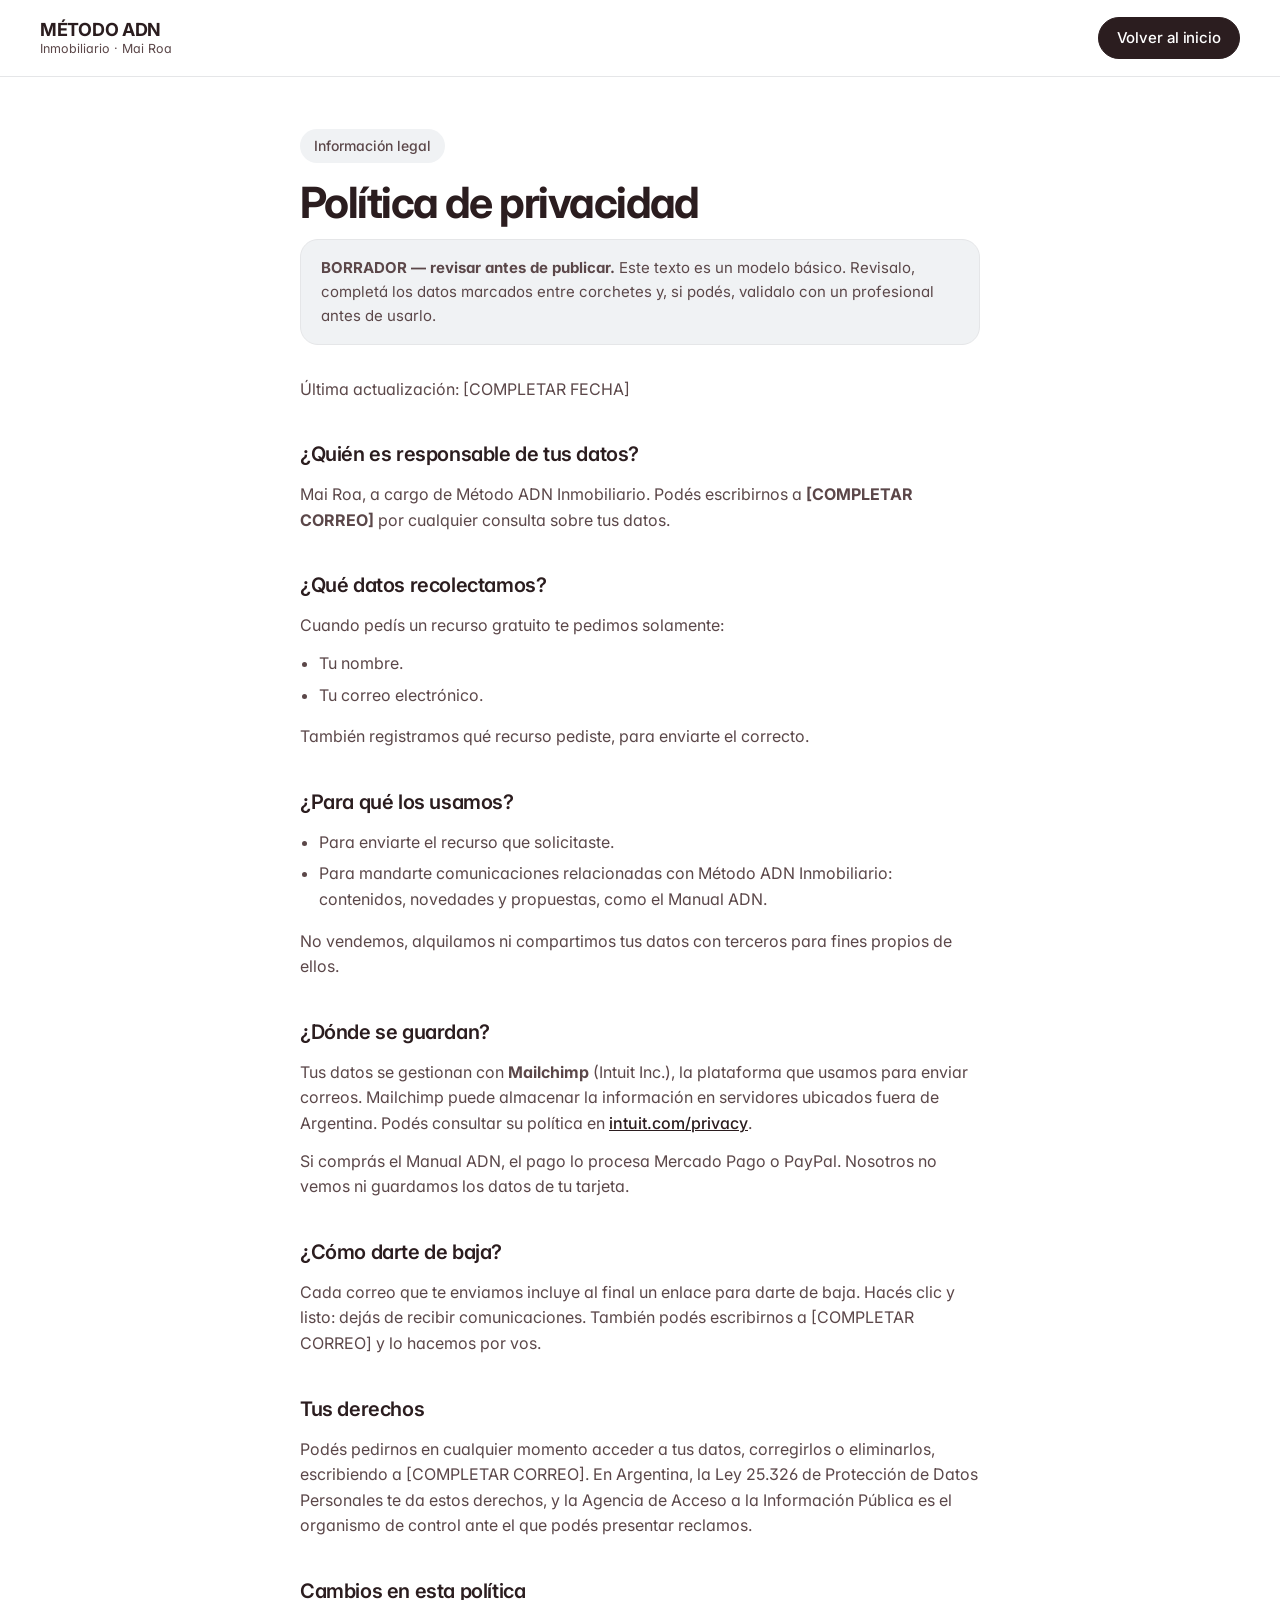
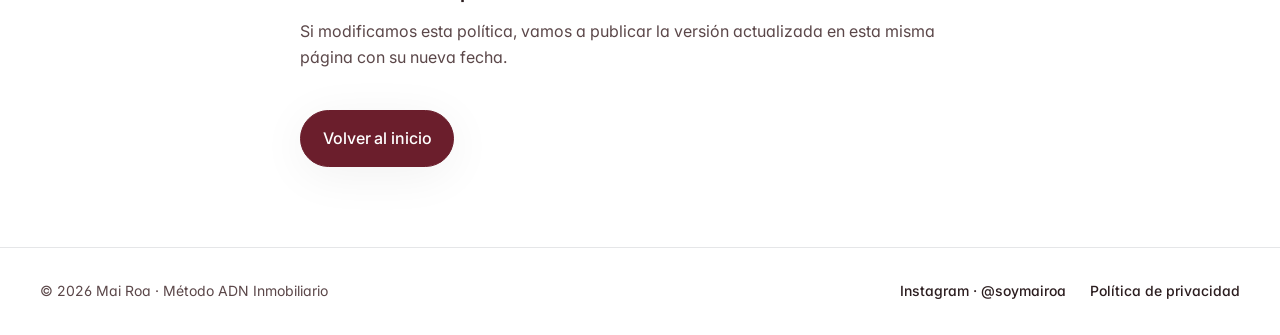
<file: privacidad.html>
<!doctype html>
<html lang="es-AR">
<head>
  <meta charset="utf-8">
  <meta name="viewport" content="width=device-width, initial-scale=1">
  <title>Política de privacidad · Método ADN Inmobiliario</title>
  <meta name="description" content="Cómo Método ADN Inmobiliario recolecta y usa tu nombre y correo electrónico.">
  <meta name="robots" content="noindex">
  <meta name="theme-color" content="#ffffff">
  <link rel="icon" href="assets/favicon.svg" type="image/svg+xml">
  <link rel="preconnect" href="https://fonts.googleapis.com">
  <link rel="preconnect" href="https://fonts.gstatic.com" crossorigin>
  <link href="https://fonts.googleapis.com/css2?family=Inter:wght@400;500;600;700&display=swap" rel="stylesheet">
  <link rel="stylesheet" href="styles.css?v=3">
</head>
<body>
  <a class="saltar" href="#contenido">Saltar al contenido</a>

  <header class="encabezado con-sombra">
    <div class="contenedor encabezado__fila">
      <a class="marca" href="index.html" aria-label="Método ADN Inmobiliario, volver al inicio">
        <span class="marca__nombre">MÉTODO ADN</span>
        <span class="marca__sub">Inmobiliario · Mai Roa</span>
      </a>
      <a class="btn btn--oscuro btn--chico" href="index.html">Volver al inicio</a>
    </div>
  </header>

  <main id="contenido" class="legal">
    <div class="contenedor legal__caja">
      <p class="etiqueta">Información legal</p>
      <h1>Política de privacidad</h1>

      <p class="legal__borrador" role="note"><strong>BORRADOR — revisar antes de publicar.</strong> Este texto es un modelo básico. Revisalo, completá los datos marcados entre corchetes y, si podés, validalo con un profesional antes de usarlo.</p>

      <p>Última actualización: [COMPLETAR FECHA]</p>

      <h2>¿Quién es responsable de tus datos?</h2>
      <p>Mai Roa, a cargo de Método ADN Inmobiliario. Podés escribirnos a <strong>[COMPLETAR CORREO]</strong> por cualquier consulta sobre tus datos.</p>

      <h2>¿Qué datos recolectamos?</h2>
      <p>Cuando pedís un recurso gratuito te pedimos solamente:</p>
      <ul>
        <li>Tu nombre.</li>
        <li>Tu correo electrónico.</li>
      </ul>
      <p>También registramos qué recurso pediste, para enviarte el correcto.</p>

      <h2>¿Para qué los usamos?</h2>
      <ul>
        <li>Para enviarte el recurso que solicitaste.</li>
        <li>Para mandarte comunicaciones relacionadas con Método ADN Inmobiliario: contenidos, novedades y propuestas, como el Manual ADN.</li>
      </ul>
      <p>No vendemos, alquilamos ni compartimos tus datos con terceros para fines propios de ellos.</p>

      <h2>¿Dónde se guardan?</h2>
      <p>Tus datos se gestionan con <strong>Mailchimp</strong> (Intuit Inc.), la plataforma que usamos para enviar correos. Mailchimp puede almacenar la información en servidores ubicados fuera de Argentina. Podés consultar su política en <a href="https://www.intuit.com/privacy/statement/" target="_blank" rel="noopener noreferrer">intuit.com/privacy</a>.</p>
      <p>Si comprás el Manual ADN, el pago lo procesa Mercado Pago o PayPal. Nosotros no vemos ni guardamos los datos de tu tarjeta.</p>

      <h2>¿Cómo darte de baja?</h2>
      <p>Cada correo que te enviamos incluye al final un enlace para darte de baja. Hacés clic y listo: dejás de recibir comunicaciones. También podés escribirnos a [COMPLETAR CORREO] y lo hacemos por vos.</p>

      <h2>Tus derechos</h2>
      <p>Podés pedirnos en cualquier momento acceder a tus datos, corregirlos o eliminarlos, escribiendo a [COMPLETAR CORREO]. En Argentina, la Ley 25.326 de Protección de Datos Personales te da estos derechos, y la Agencia de Acceso a la Información Pública es el organismo de control ante el que podés presentar reclamos.</p>

      <h2>Cambios en esta política</h2>
      <p>Si modificamos esta política, vamos a publicar la versión actualizada en esta misma página con su nueva fecha.</p>

      <a class="btn btn--primario legal__volver" href="index.html">Volver al inicio</a>
    </div>
  </main>

  <footer class="pie">
    <div class="contenedor pie__fila">
      <p>© 2026 Mai Roa · Método ADN Inmobiliario</p>
      <ul class="pie__enlaces">
        <li><a href="https://instagram.com/soymairoa" target="_blank" rel="noopener noreferrer">Instagram · @soymairoa<span class="visualmente-oculto"> (se abre en una pestaña nueva)</span></a></li>
        <li><a href="privacidad.html" aria-current="page">Política de privacidad</a></li>
      </ul>
    </div>
  </footer>
</body>
</html>
</file>
<file: styles.css>
/* =========================================================
   Método ADN Inmobiliario — estilos
   Sistema visual inspirado en Planpoint, con la paleta de ADN.
   Mobile first. Todos los colores y medidas están en :root.
   ========================================================= */

:root {
  /* --- Paleta ADN asignada a roles ------------------------------------ */
  /* Principal (rol "Signal"): SOLO botón de acción principal, menú activo y franja del hero */
  --principal: #6B1E2C;
  --principal-hover: #5A1925;

  /* Ink: textos, íconos y botón oscuro del header (casi-negro de la familia bordó) */
  --ink: #2B1D1F;
  --ink-hover: #1C1314;
  --ink-suave: #5B4749;      /* textos secundarios */
  --ink-tenue: #857375;      /* placeholders y datos muy secundarios */

  /* Highlight: solo badges pequeños */
  --highlight: #3E6A50;
  --highlight-fondo: #E2EBDD;

  /* Superficies */
  --fondo: #ffffff;
  --superficie: #f0f2f4;     /* tarjetas, contenedores, cápsulas */
  --borde: #e5e6e8;          /* bordes y divisores */
  --blanco: #ffffff;

  /* --- Tipografía ------------------------------------------------------ */
  --fuente: "Inter", system-ui, -apple-system, "Segoe UI", Roboto, sans-serif;

  --hero-tamano: 40px;
  --hero-tracking: -1.2px;
  --seccion-tamano: 30px;
  --seccion-tracking: -0.9px;
  --subtitulo-tamano: 19px;
  --cuerpo-tamano: 16px;
  --caption-tamano: 14px;

  /* --- Formas ---------------------------------------------------------- */
  --radio-pill: 100px;
  --radio-tarjeta: 28px;
  --radio-media: 20px;
  --radio-input: 18px;
  --sombra: 0 8px 48px rgba(0, 0, 0, 0.06);

  /* --- Espaciado ------------------------------------------------------- */
  --gutter: 20px;
  --ancho-max: 1200px;
  --gap: 14px;
  --pad-tarjeta: 24px;
  --seccion-y: 48px;
  --alto-encabezado: 64px;
}

/* ---------- Base ---------- */
*, *::before, *::after { box-sizing: border-box; }

html {
  scroll-behavior: smooth;
  scroll-padding-top: calc(var(--alto-encabezado) + 12px);
  -webkit-text-size-adjust: 100%;
}

body {
  margin: 0;
  background: var(--fondo);
  color: var(--ink);
  font-family: var(--fuente);
  font-size: var(--cuerpo-tamano);
  font-weight: 400;
  line-height: 1.6;
  overflow-x: hidden;
  -webkit-font-smoothing: antialiased;
  font-feature-settings: "cv11", "ss01";
}

img { max-width: 100%; display: block; }
h1, h2, h3 { font-family: var(--fuente); margin: 0; color: var(--ink); }
p { margin: 0; }
a { color: inherit; }
em { font-style: normal; color: var(--ink-suave); }

:focus-visible {
  outline: 2px solid var(--ink);
  outline-offset: 3px;
  border-radius: 8px;
}

.visualmente-oculto {
  position: absolute !important;
  width: 1px; height: 1px;
  padding: 0; margin: -1px;
  overflow: hidden; clip: rect(0 0 0 0);
  white-space: nowrap; border: 0;
}

.saltar {
  position: absolute; left: 12px; top: -60px; z-index: 200;
  background: var(--ink); color: var(--blanco);
  padding: 10px 18px; border-radius: var(--radio-pill); text-decoration: none; font-weight: 500;
  transition: top .2s;
}
.saltar:focus { top: 12px; }

.contenedor {
  width: 100%;
  max-width: calc(var(--ancho-max) + 2 * var(--gutter));
  margin-inline: auto;
  padding-inline: var(--gutter);
}

/* ---------- Botones (todos pill) ---------- */
.btn {
  --btn-bg: var(--principal);
  --btn-color: var(--blanco);
  --btn-borde: var(--principal);
  display: inline-flex; align-items: center; justify-content: center; gap: 10px;
  padding: 18px 22px;
  border: 1px solid var(--btn-borde);
  border-radius: var(--radio-pill);
  background: var(--btn-bg);
  color: var(--btn-color);
  font: 600 16px/1.2 var(--fuente);
  letter-spacing: -0.1px;
  text-align: center;
  text-decoration: none;
  cursor: pointer;
  transition: background-color .2s, color .2s, border-color .2s;
}

/* Principal: color de marca, texto blanco, sombra suave */
.btn--primario { box-shadow: var(--sombra); }
.btn--primario:hover { --btn-bg: var(--principal-hover); --btn-borde: var(--principal-hover); }

/* Secundario: transparente con borde del color de texto */
.btn--secundario { --btn-bg: transparent; --btn-color: var(--ink); --btn-borde: var(--ink); }
.btn--secundario:hover { --btn-bg: var(--superficie); }

/* Oscuro (header): rol Ink */
.btn--oscuro { --btn-bg: var(--ink); --btn-color: var(--blanco); --btn-borde: var(--ink); }
.btn--oscuro:hover { --btn-bg: var(--ink-hover); --btn-borde: var(--ink-hover); }
.btn__flecha { flex: 0 0 auto; transition: transform .2s; }
.btn:hover .btn__flecha { transform: translateX(2px); }

.btn--chico { padding: 11px 18px; font-size: 15px; font-weight: 500; }
.btn--ancho { width: 100%; }
.btn[disabled] { cursor: progress; opacity: .75; }

.acciones { display: flex; flex-direction: column; gap: var(--gap); }

/* ---------- Etiquetas (pill) ---------- */
.etiqueta {
  display: inline-flex; align-items: center;
  padding: 6px 14px;
  border-radius: var(--radio-pill);
  background: var(--superficie);
  color: var(--ink);
  font-size: var(--caption-tamano); font-weight: 500; line-height: 1.3;
}
/* Variante Highlight: badge de acento (uso mínimo) */
.etiqueta--clara { background: var(--highlight-fondo); color: var(--highlight); font-weight: 600; }

/* ---------- Secciones ---------- */
.seccion { padding-block: var(--seccion-y); }
.seccion__cabecera { max-width: 680px; margin-bottom: 32px; }
.seccion__titulo {
  margin-top: 16px;
  font-size: var(--seccion-tamano); font-weight: 600;
  letter-spacing: var(--seccion-tracking); line-height: 1.15;
}
.seccion__intro { margin-top: var(--gap); color: var(--ink-suave); font-size: 17px; line-height: 1.55; }

/* ---------- 1. Encabezado ---------- */
.encabezado {
  position: sticky; top: 0; z-index: 50;
  background: var(--fondo);
  border-bottom: 1px solid transparent;
  transition: border-color .2s;
}
.encabezado.con-sombra { border-bottom-color: var(--borde); }

.encabezado__fila {
  display: flex; align-items: center; justify-content: space-between;
  min-height: var(--alto-encabezado);
}

.marca { display: flex; flex-direction: column; text-decoration: none; line-height: 1.15; }
.marca__nombre { font-weight: 700; font-size: 17px; letter-spacing: -0.3px; color: var(--ink); }
.marca__sub { font-size: 12.5px; color: var(--ink-suave); margin-top: 1px; }

.menu-boton {
  display: inline-flex; align-items: center; justify-content: center;
  width: 44px; height: 44px; margin-right: -6px;
  border: 1px solid var(--borde); border-radius: var(--radio-pill);
  background: var(--fondo); color: var(--ink); cursor: pointer;
}
.menu-boton__icono { position: relative; width: 18px; height: 12px; display: block; }
.menu-boton__icono span {
  position: absolute; left: 0; width: 100%; height: 1.5px; border-radius: 2px; background: currentColor;
  transition: transform .25s, opacity .2s, top .25s;
}
.menu-boton__icono span:nth-child(1) { top: 0; }
.menu-boton__icono span:nth-child(2) { top: 5.25px; }
.menu-boton__icono span:nth-child(3) { top: 10.5px; }
.menu-boton[aria-expanded="true"] .menu-boton__icono span:nth-child(1) { top: 5.25px; transform: rotate(45deg); }
.menu-boton[aria-expanded="true"] .menu-boton__icono span:nth-child(2) { opacity: 0; }
.menu-boton[aria-expanded="true"] .menu-boton__icono span:nth-child(3) { top: 5.25px; transform: rotate(-45deg); }

/* Menú en celular: panel desplegable */
.menu {
  position: absolute; left: 0; right: 0; top: 100%;
  background: var(--fondo);
  border-bottom: 1px solid var(--borde);
  padding: 8px var(--gutter) 24px;
  display: none;
}
.menu.abierto { display: block; }
.menu__lista { list-style: none; margin: 0 0 16px; padding: 0; }
.menu__lista a {
  display: block; padding: 14px 2px;
  font-size: 17px; font-weight: 500; color: var(--ink); text-decoration: none;
  border-bottom: 1px solid var(--borde);
}
.menu__lista a[aria-current] { color: var(--principal); }
.menu .btn { width: 100%; }

/* ---------- 2. Hero ---------- */
.hero { padding-block: 32px var(--seccion-y); }
.hero__grilla { display: grid; gap: 40px; }
.hero__titulo {
  margin-top: 20px;
  font-size: var(--hero-tamano); font-weight: 700;
  letter-spacing: var(--hero-tracking); line-height: 1.05;
}
.hero__bajada { margin-top: 20px; font-size: var(--subtitulo-tamano); line-height: 1.45; color: var(--ink-suave); max-width: 34em; }
.hero .acciones { margin-top: 28px; }
.hero__respaldo {
  display: flex; align-items: center; gap: 12px;
  margin-top: 28px; font-size: var(--caption-tamano); color: var(--ink-suave);
}
/* Franja destacada del hero (rol Signal, uso mínimo) */
.hero__respaldo-linea { flex: 0 0 24px; height: 3px; background: var(--principal); border-radius: var(--radio-pill); }

.hero__visual { position: relative; padding-bottom: 64px; }

.hero__tarjeta {
  position: absolute; left: 16px; right: 16px; bottom: 0;
  background: var(--fondo);
  border: 1px solid var(--borde);
  border-radius: 22px;
  padding: 20px var(--pad-tarjeta);
  box-shadow: var(--sombra);
}
.hero__tarjeta-frase { font-size: 18px; font-weight: 600; letter-spacing: -0.3px; line-height: 1.3; color: var(--ink); }
.hero__tarjeta-nota { margin-top: 8px; font-size: var(--caption-tamano); color: var(--ink-suave); }

/* ---------- Fotos con placeholder ---------- */
.foto {
  position: relative; margin: 0;
  border-radius: var(--radio-tarjeta);
  overflow: hidden;
  background: var(--superficie);
  aspect-ratio: 4 / 5;
}
.foto img { width: 100%; height: 100%; object-fit: cover; }

.foto.sin-imagen img { display: none; }
.foto.sin-imagen::after {
  content: "Foto pendiente\A" attr(data-archivo);
  white-space: pre-line;
  position: absolute; inset: 0;
  display: flex; align-items: center; justify-content: center; text-align: center;
  padding: 24px;
  font-size: var(--caption-tamano); line-height: 1.6; color: var(--ink-suave);
  border: 1px dashed var(--ink-tenue);
  border-radius: inherit;
}

/* ---------- 3. Recursos ---------- */
.recursos { border-top: 1px solid var(--borde); }
.recursos__grilla { display: grid; gap: 20px; }

.recurso {
  display: flex; flex-direction: column;
  padding: var(--pad-tarjeta);
  background: var(--fondo);
  border: 1px solid var(--borde);
  border-radius: var(--radio-tarjeta);
  box-shadow: var(--sombra);
}

.recurso__portada-marco {
  display: flex; justify-content: center; align-items: center;
  padding: 36px 24px;
  background: var(--superficie);
  border-radius: var(--radio-media);
}
.recurso__cuerpo { display: flex; flex-direction: column; align-items: flex-start; gap: var(--gap); padding-top: var(--pad-tarjeta); flex: 1; }
.recurso__categoria {
  display: inline-flex; padding: 5px 12px; border-radius: var(--radio-pill);
  background: var(--highlight-fondo); color: var(--highlight);
  font-size: 13px; font-weight: 600; line-height: 1.3;
}
.recurso__titulo { font-size: 22px; font-weight: 600; letter-spacing: -0.5px; line-height: 1.25; }
.recurso__descripcion { color: var(--ink-suave); line-height: 1.55; flex: 1; }
.recurso .btn { margin-top: 6px; align-self: stretch; }

/* Portadas estilo PDF, hechas en CSS (planas, tonos Ink) */
.portada {
  position: relative;
  width: min(210px, 68%);
  aspect-ratio: 1 / 1.414;
  border-radius: 6px 12px 12px 6px;
  padding: 20px 16px 16px;
  display: flex; flex-direction: column;
  border: 1px solid var(--borde);
  box-shadow: var(--sombra);
  transform: rotate(-2deg);
  overflow: hidden;
}
.portada__cinta {
  align-self: flex-start;
  font-size: 9px; font-weight: 600; letter-spacing: .02em;
  padding: 4px 9px; border-radius: var(--radio-pill);
}
.portada__titulo { font-weight: 600; line-height: 1.15; letter-spacing: -0.3px; }
.portada__pie { margin-top: auto; font-size: 9px; font-weight: 500; }

.portada--tareas { background: var(--fondo); color: var(--ink); }
.portada--tareas .portada__cinta { background: var(--superficie); color: var(--ink); }
.portada--tareas .portada__numero { font-weight: 700; font-size: 64px; line-height: .95; letter-spacing: -3px; margin-top: 14px; color: var(--ink); }
.portada--tareas .portada__titulo { font-size: 14px; margin-top: 6px; }
.portada__lista { display: grid; gap: 7px; margin-top: 14px; }
.portada__lista span { position: relative; height: 5px; margin-left: 14px; border-radius: var(--radio-pill); background: var(--superficie); }
.portada__lista span::before {
  content: ""; position: absolute; left: -14px; top: -2px; width: 9px; height: 9px; border-radius: 50%;
  border: 1.5px solid var(--ink-tenue);
}
.portada__lista span:nth-child(2) { width: 80%; }
.portada__lista span:nth-child(3) { width: 90%; }
.portada__lista span:nth-child(4) { width: 65%; }
.portada--tareas .portada__pie { color: var(--ink-suave); }

.portada--ruta { background: var(--ink); color: var(--blanco); border-color: var(--ink); transform: rotate(2deg); }
.portada--ruta .portada__cinta { background: rgba(255, 255, 255, .12); color: var(--blanco); }
.portada--ruta .portada__titulo { font-size: 16px; margin-top: 14px; }
.portada__camino {
  position: relative; flex: 1; margin: 14px 4px 10px;
  background:
    url("data:image/svg+xml,%3Csvg xmlns='http://www.w3.org/2000/svg' viewBox='0 0 100 100' preserveAspectRatio='none'%3E%3Cpath d='M10 95 C 90 80, 10 50, 70 40 S 40 5, 90 5' fill='none' stroke='%23ffffff' stroke-opacity='.55' stroke-width='1.5' stroke-dasharray='4 5' vector-effect='non-scaling-stroke'/%3E%3C/svg%3E") center / 100% 100% no-repeat;
}
.portada__hito { position: absolute; width: 11px; height: 11px; border-radius: 50%; background: var(--ink); border: 1.5px solid var(--blanco); }
.portada__hito:nth-child(1) { left: 4%; bottom: 0; }
.portada__hito:nth-child(2) { left: 64%; top: 34%; }
.portada__hito:nth-child(3) { right: 4%; top: -2px; background: var(--blanco); }
.portada--ruta .portada__pie { color: rgba(255, 255, 255, .7); }

/* ---------- 5. Manual ---------- */
.manual { padding-block: var(--seccion-y); }
.manual__grilla {
  display: grid; gap: 40px;
  padding: 32px var(--pad-tarjeta);
  background: var(--superficie);
  border-radius: var(--radio-tarjeta);
  /* el contenedor ya tiene gutter; la tarjeta ocupa el ancho del contenedor */
  width: calc(100% - 2 * var(--gutter));
  max-width: var(--ancho-max);
}
.manual__bajada { margin-top: 18px; font-size: 17px; line-height: 1.55; color: var(--ink-suave); }

.manual__visual { display: flex; justify-content: center; padding-top: 8px; }

.libro { position: relative; width: min(240px, 70%); aspect-ratio: 3 / 4; transform: rotate(-2deg); }
.libro__lomo {
  position: absolute; left: -10px; top: 6px; bottom: 6px; width: 16px;
  background: var(--ink); border-radius: 6px 0 0 6px;
}
.libro__tapa {
  position: absolute; inset: 0;
  display: flex; flex-direction: column; align-items: flex-start;
  padding: 24px 20px 20px;
  background: var(--fondo);
  color: var(--ink);
  border: 1px solid var(--borde);
  border-radius: 6px 14px 14px 6px;
  box-shadow: var(--sombra);
}
.libro__tapa::after {
  content: ""; position: absolute; left: 20px; right: 20px; bottom: 58px; height: 1px; background: var(--borde);
}
.libro__marca { font-size: 10px; font-weight: 600; color: var(--ink-suave); }
.libro__adorno { color: var(--ink); margin: auto 0 14px; }
.libro__titulo { font-weight: 700; font-size: 28px; line-height: 1; letter-spacing: -1px; color: var(--ink); }
.libro__bajada { margin-top: 30px; font-size: 10.5px; line-height: 1.4; color: var(--ink-suave); }

.beneficios { list-style: none; padding: 0; margin: 28px 0 0; display: grid; gap: var(--gap); }
.beneficios li { display: flex; gap: 12px; align-items: flex-start; font-size: 16px; line-height: 1.5; }
.beneficios__check { flex: 0 0 22px; margin-top: 1px; color: var(--ink); }

.manual__datos {
  margin: 28px 0 0; padding: 18px 20px;
  display: grid; gap: 12px;
  background: var(--fondo);
  border: 1px solid var(--borde); border-radius: var(--radio-input);
}
.manual__datos[hidden], .manual__datos [hidden] { display: none; }
.manual__datos div { display: grid; gap: 2px; }
.manual__datos dt { font-size: var(--caption-tamano); color: var(--ink-suave); }
.manual__datos dd { margin: 0; font-weight: 600; color: var(--ink); }

.pago { margin-top: 32px; }
.pago__botones { display: flex; flex-direction: column; gap: var(--gap); }
.pago__estado { display: flex; align-items: center; gap: 8px; margin-top: var(--gap); font-size: var(--caption-tamano); color: var(--ink-suave); }
.pago__estado[hidden] { display: none; }
.punto { width: 7px; height: 7px; border-radius: 50%; background: var(--highlight); animation: latido 1.8s ease-in-out infinite; }
.pago__aviso { margin-top: 10px; font-size: 15px; color: var(--ink); }
.pago__aviso:not(:empty) {
  padding: 14px 18px; border-radius: var(--radio-input);
  background: var(--fondo); border: 1px solid var(--borde);
}

@keyframes latido { 50% { opacity: .35; } }

/* ---------- 6. Sobre mí ---------- */
.sobre { border-top: 1px solid var(--borde); }
.sobre__grilla { display: grid; gap: 32px; align-items: center; }
.foto--sobre { max-width: 460px; }
.sobre__parrafo { margin-top: 18px; font-size: 17px; line-height: 1.6; color: var(--ink-suave); max-width: 36em; }

/* ---------- 7. Pie ---------- */
.pie { background: var(--fondo); color: var(--ink-suave); border-top: 1px solid var(--borde); padding-block: 32px; font-size: var(--caption-tamano); }
.pie__fila { display: flex; flex-direction: column; gap: var(--gap); }
.pie__enlaces { list-style: none; margin: 0; padding: 0; display: flex; flex-wrap: wrap; gap: 8px 24px; }
.pie a { color: var(--ink); font-weight: 500; text-decoration: none; }
.pie a:hover { text-decoration: underline; text-underline-offset: 3px; }

/* ---------- 4. Modal ---------- */
.modal {
  width: calc(100% - 2 * var(--gutter));
  max-width: 480px;
  max-height: calc(100dvh - 32px);
  padding: 0;
  border: 1px solid var(--borde);
  border-radius: var(--radio-tarjeta);
  background: var(--fondo);
  color: var(--ink);
  box-shadow: var(--sombra);
  overflow: auto;
}
.modal::backdrop { background: rgba(43, 29, 31, .45); }
.modal[open] { animation: aparecer .2s ease-out; }
@keyframes aparecer { from { opacity: 0; transform: translateY(10px); } }

.modal__caja { position: relative; padding: 28px var(--pad-tarjeta) var(--pad-tarjeta); }
.modal__cerrar {
  position: absolute; top: 16px; right: 16px;
  width: 40px; height: 40px; display: grid; place-items: center;
  border: 1px solid var(--borde); border-radius: var(--radio-pill);
  background: var(--fondo); color: var(--ink); cursor: pointer;
}
.modal__cerrar:hover { background: var(--superficie); }
.modal__titulo { font-size: 28px; font-weight: 600; letter-spacing: -0.9px; line-height: 1.15; margin-top: var(--gap); padding-right: 40px; }
.modal__intro { margin-top: 10px; color: var(--ink-suave); line-height: 1.55; }
.modal__recurso {
  margin-top: var(--gap); padding: 12px 16px;
  background: var(--superficie); color: var(--ink);
  border-radius: var(--radio-input); font-weight: 500; font-size: 15px; line-height: 1.4;
}

.formulario { margin-top: 20px; display: grid; gap: var(--gap); }
.formulario[hidden] { display: none; }
.campo { display: grid; gap: 6px; }
.campo label { font-weight: 500; font-size: 15px; }
.campo input {
  width: 100%; min-height: 52px; padding: 14px 18px;
  font: 400 16px var(--fuente); color: var(--ink);
  background: var(--fondo); border: 1px solid var(--borde); border-radius: var(--radio-input);
  transition: border-color .2s;
}
.campo input::placeholder { color: var(--ink-tenue); }
.campo input:focus { outline: none; border-color: var(--ink); }
.campo input:focus-visible { outline: none; }
.campo input[aria-invalid="true"] { border-color: var(--principal); }
.campo__error { font-size: var(--caption-tamano); color: var(--principal); }
.campo__error:empty { display: none; }

.honeypot { position: absolute; left: -5000px; width: 1px; height: 1px; overflow: hidden; }

.formulario__consentimiento { font-size: 13px; color: var(--ink-suave); line-height: 1.5; }
.formulario__consentimiento a { color: var(--ink); font-weight: 500; text-underline-offset: 2px; }

.formulario__estado { font-size: 15px; line-height: 1.5; }
.formulario__estado:empty { display: none; }
.formulario__estado.es-aviso,
.formulario__estado.es-error { padding: 14px 18px; border-radius: var(--radio-input); border: 1px solid var(--borde); }
.formulario__estado.es-aviso { background: var(--superficie); color: var(--ink); }
.formulario__estado.es-error { background: var(--fondo); color: var(--principal); border-color: var(--principal); }

.spinner {
  display: none; width: 18px; height: 18px; border-radius: 50%;
  border: 2px solid rgba(255, 255, 255, .4); border-top-color: var(--blanco);
  animation: girar .8s linear infinite;
}
.btn.cargando .spinner { display: inline-block; }
@keyframes girar { to { transform: rotate(360deg); } }

.modal__exito { margin-top: 20px; display: grid; gap: 18px; justify-items: center; text-align: center; }
.modal__exito[hidden] { display: none; }
.modal__exito-icono { color: var(--highlight); }
.modal__exito-texto { font-size: 17px; line-height: 1.5; }
.modal__exito-texto:focus { outline: none; }

/* ---------- Página de privacidad ---------- */
.legal { padding-block: 40px var(--seccion-y); }
.legal__caja { max-width: 760px; }
.legal__borrador {
  margin: 20px 0 32px; padding: 16px 20px;
  background: var(--superficie); color: var(--ink);
  border: 1px solid var(--borde); border-radius: var(--radio-input);
  font-size: 15px;
}
.legal h1 { font-size: var(--seccion-tamano); font-weight: 700; letter-spacing: var(--seccion-tracking); line-height: 1.1; margin-top: 16px; }
.legal h2 { font-size: 20px; font-weight: 600; letter-spacing: -0.4px; margin-top: 36px; }
.legal p, .legal ul { margin-top: 12px; color: var(--ink-suave); line-height: 1.6; }
.legal ul { padding-left: 1.2em; }
.legal li + li { margin-top: 6px; }
.legal a { color: var(--ink); font-weight: 500; }
.legal a.btn { color: var(--btn-color); }
.legal__volver { margin-top: 40px; }

/* =========================================================
   Pantallas medianas
   ========================================================= */
@media (min-width: 600px) {
  :root {
    --gutter: 28px;
    --hero-tamano: 52px;
    --hero-tracking: -1.65px;
    --seccion-tamano: 36px;
    --seccion-tracking: -1.2px;
  }
  .acciones { flex-direction: row; flex-wrap: wrap; }
  .hero__tarjeta { left: auto; right: -8px; max-width: 330px; }
  .recursos__grilla { grid-template-columns: 1fr 1fr; }
  .pago__botones { flex-direction: row; flex-wrap: wrap; }
  .pie__fila { flex-direction: row; justify-content: space-between; align-items: center; }
  .modal__caja { padding: 36px 32px 32px; }
  .manual__grilla { padding: 48px 40px; }
}

/* =========================================================
   Escritorio
   ========================================================= */
@media (min-width: 900px) {
  :root {
    --gutter: 40px;
    --alto-encabezado: 76px;
    --hero-tamano: 64px;
    --hero-tracking: -2px;
    --seccion-tamano: 43px;
    --seccion-tracking: -1.55px;
    --subtitulo-tamano: 22px;
    --seccion-y: 80px;
  }

  .menu-boton { display: none; }
  .menu {
    position: static; display: flex !important; align-items: center; gap: 36px;
    padding: 0; background: none; border: 0;
  }
  .menu__lista { display: flex; gap: 32px; margin: 0; }
  .menu__lista a {
    padding: 6px 0; border: 0; font-size: 16px; font-weight: 500; color: var(--ink);
    transition: color .2s;
  }
  .menu__lista a:hover { color: var(--ink-suave); }
  .menu__lista a[aria-current] { color: var(--principal); }
  .menu .btn { width: auto; }
  .marca__nombre { font-size: 18px; }

  .hero { padding-block: 56px var(--seccion-y); }
  .hero__grilla { grid-template-columns: 1.05fr .95fr; align-items: center; gap: 64px; }
  .hero__visual { padding-bottom: 0; }
  .hero__tarjeta { right: auto; left: -48px; bottom: 40px; }
  .hero__bajada { line-height: 1.3; }

  .recursos__grilla { gap: 24px; }
  .recurso__portada-marco { padding: 48px 24px; }

  .manual__grilla { grid-template-columns: .9fr 1.1fr; align-items: center; gap: 64px; padding: 64px; }
  .libro { width: 280px; }

  .sobre__grilla { grid-template-columns: .85fr 1.15fr; gap: 80px; }
  .sobre__parrafo { font-size: 18px; }
}

@media (min-width: 1200px) {
  :root { --hero-tamano: 72px; --hero-tracking: -2.23px; }
}

/* Movimiento reducido */
@media (prefers-reduced-motion: reduce) {
  html { scroll-behavior: auto; }
  *, *::before, *::after { animation-duration: .01ms !important; animation-iteration-count: 1 !important; transition-duration: .01ms !important; }
}
</file>
